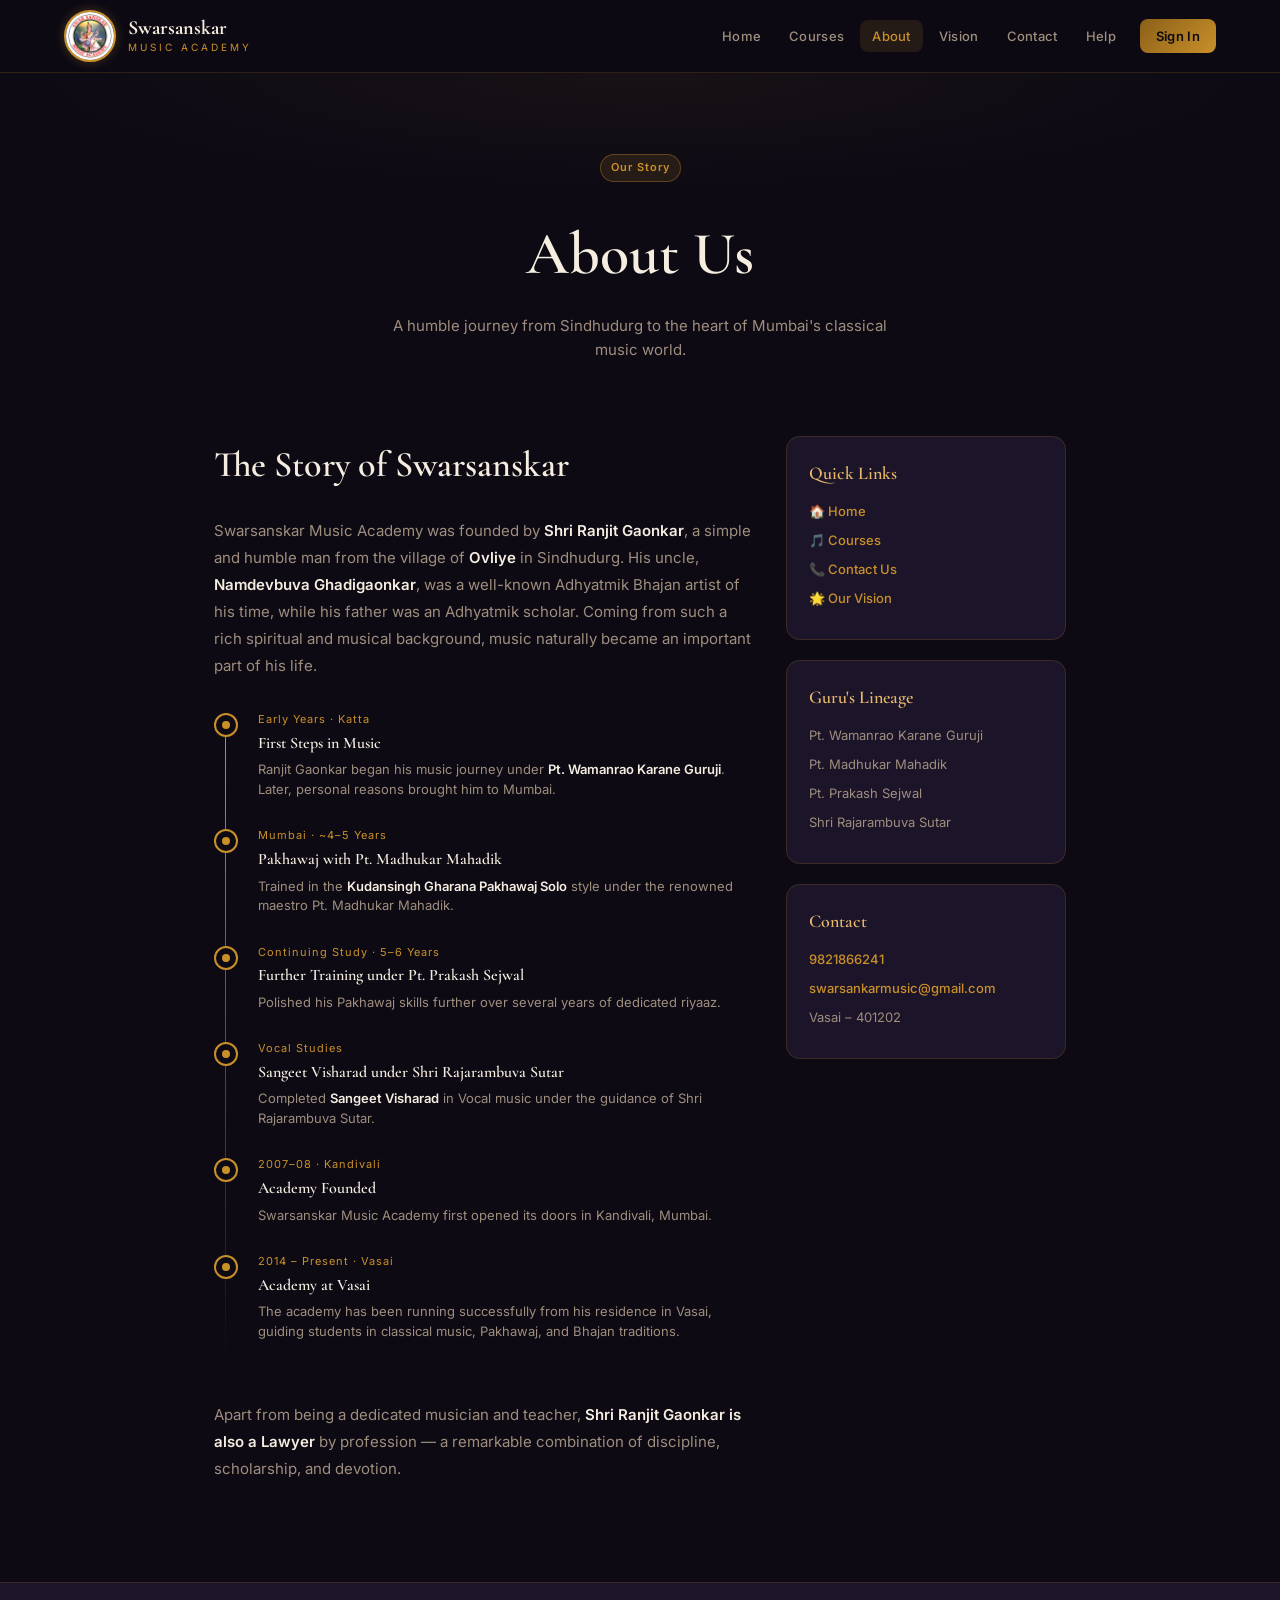
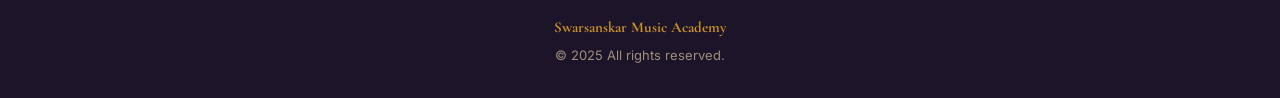
<file: about.html>
<!DOCTYPE html>
<html lang="en">
<head>
  <meta charset="UTF-8">
  <meta name="viewport" content="width=device-width, initial-scale=1.0">
  <title>About Us – Swarsanskar Music Academy</title>
  <link rel="stylesheet" href="theme.css">
  <style>
    .about-hero {
      padding: 80px 24px 50px;
      text-align: center;
      background: radial-gradient(ellipse 70% 50% at 50% 0%, rgba(201,144,42,0.06) 0%, transparent 70%);
    }

    .about-layout {
      max-width: 900px;
      margin: 0 auto;
      padding: 24px 24px 80px;
      display: grid;
      grid-template-columns: 1fr 280px;
      gap: 32px;
      align-items: start;
    }

    @media (max-width: 720px) {
      .about-layout { grid-template-columns: 1fr; }
      .about-sidebar { order: -1; }
    }

    .about-body p {
      font-size: 15px;
      color: var(--muted);
      line-height: 1.8;
      margin-bottom: 20px;
    }

    .about-body p strong {
      color: var(--sand);
      font-weight: 600;
    }

    .about-body h2 {
      font-family: var(--font-display);
      font-size: 36px;
      font-weight: 600;
      color: var(--sand);
      margin-bottom: 24px;
    }

    .timeline {
      display: flex;
      flex-direction: column;
      gap: 0;
      margin: 32px 0;
      position: relative;
    }

    .timeline::before {
      content: '';
      position: absolute;
      left: 11px; top: 6px; bottom: 6px;
      width: 1px;
      background: linear-gradient(to bottom, var(--gold), transparent);
    }

    .tl-item {
      display: flex;
      gap: 20px;
      padding-bottom: 28px;
      position: relative;
    }

    .tl-dot {
      width: 24px;
      height: 24px;
      border-radius: 50%;
      border: 2px solid var(--gold);
      background: var(--midnight);
      flex-shrink: 0;
      display: flex;
      align-items: center;
      justify-content: center;
      margin-top: 2px;
    }

    .tl-dot::after {
      content: '';
      width: 8px; height: 8px;
      border-radius: 50%;
      background: var(--gold);
    }

    .tl-content h4 {
      font-family: var(--font-display);
      font-size: 16px;
      font-weight: 600;
      color: var(--sand);
      margin-bottom: 4px;
    }

    .tl-content p {
      font-size: 13px;
      color: var(--muted);
      margin: 0 !important;
      line-height: 1.5;
    }

    .tl-year {
      font-size: 11px;
      color: var(--gold);
      letter-spacing: 1px;
      margin-bottom: 2px;
    }

    .about-sidebar {
      display: flex;
      flex-direction: column;
      gap: 20px;
    }

    .info-card {
      background: var(--surface);
      border: 1px solid var(--border);
      border-radius: var(--radius);
      padding: 22px;
    }

    .info-card h3 {
      font-family: var(--font-display);
      font-size: 18px;
      color: var(--gold-lt);
      margin-bottom: 14px;
      font-weight: 600;
    }

    .info-card a {
      color: var(--gold);
      text-decoration: none;
      font-weight: 500;
    }

    .info-card a:hover { text-decoration: underline; }

    .info-card p {
      font-size: 13px;
      color: var(--muted);
      margin-bottom: 8px;
    }

    .badge-gold {
      display: inline-block;
      background: rgba(201,144,42,0.12);
      border: 1px solid var(--border-s);
      color: var(--gold);
      font-size: 11px;
      font-weight: 600;
      letter-spacing: 1px;
      padding: 4px 10px;
      border-radius: 50px;
      margin-bottom: 12px;
    }
  </style>
</head>
<body>

  <header class="site-header">
    <div class="header-inner">
      <a href="index.html" class="logo-group">
        <img src="logo.jpeg" alt="Logo" class="site-logo">
        <div class="logo-text">
          <span class="logo-name">Swarsanskar</span>
          <span class="logo-sub">Music Academy</span>
        </div>
      </a>
      <button class="nav-hamburger" onclick="document.getElementById('siteNav').classList.toggle('open')" aria-label="Menu">
        <span></span><span></span><span></span>
      </button>
      <nav class="site-nav" id="siteNav">
        <a href="index.html">Home</a>
        <a href="cat.html">Courses</a>
        <a href="about.html" class="active">About</a>
        <a href="vision.html">Vision</a>
        <a href="cont.html">Contact</a>
        <a href="help.html">Help</a>
        <a href="Sign.html" class="nav-cta">Sign In</a>
      </nav>
    </div>
  </header>

  <div class="about-hero">
    <div class="badge-gold">Our Story</div>
    <h1 style="font-family:var(--font-display); font-size: clamp(36px,6vw,60px); font-weight:600; color:var(--sand); margin: 12px 0;">About Us</h1>
    <p style="color:var(--muted); font-size:15px; max-width:520px; margin:0 auto;">A humble journey from Sindhudurg to the heart of Mumbai's classical music world.</p>
  </div>

  <div class="about-layout">
    <div class="about-body">
      <h2>The Story of Swarsanskar</h2>
      <p>
        Swarsanskar Music Academy was founded by <strong>Shri Ranjit Gaonkar</strong>, a simple and humble man from the village of <strong>Ovliye</strong> in Sindhudurg. His uncle, <strong>Namdevbuva Ghadigaonkar</strong>, was a well-known Adhyatmik Bhajan artist of his time, while his father was an Adhyatmik scholar. Coming from such a rich spiritual and musical background, music naturally became an important part of his life.
      </p>

      <div class="timeline">
        <div class="tl-item">
          <div class="tl-dot"></div>
          <div class="tl-content">
            <div class="tl-year">Early Years · Katta</div>
            <h4>First Steps in Music</h4>
            <p>Ranjit Gaonkar began his music journey under <strong>Pt. Wamanrao Karane Guruji</strong>. Later, personal reasons brought him to Mumbai.</p>
          </div>
        </div>
        <div class="tl-item">
          <div class="tl-dot"></div>
          <div class="tl-content">
            <div class="tl-year">Mumbai · ~4–5 Years</div>
            <h4>Pakhawaj with Pt. Madhukar Mahadik</h4>
            <p>Trained in the <strong>Kudansingh Gharana Pakhawaj Solo</strong> style under the renowned maestro Pt. Madhukar Mahadik.</p>
          </div>
        </div>
        <div class="tl-item">
          <div class="tl-dot"></div>
          <div class="tl-content">
            <div class="tl-year">Continuing Study · 5–6 Years</div>
            <h4>Further Training under Pt. Prakash Sejwal</h4>
            <p>Polished his Pakhawaj skills further over several years of dedicated riyaaz.</p>
          </div>
        </div>
        <div class="tl-item">
          <div class="tl-dot"></div>
          <div class="tl-content">
            <div class="tl-year">Vocal Studies</div>
            <h4>Sangeet Visharad under Shri Rajarambuva Sutar</h4>
            <p>Completed <strong>Sangeet Visharad</strong> in Vocal music under the guidance of Shri Rajarambuva Sutar.</p>
          </div>
        </div>
        <div class="tl-item">
          <div class="tl-dot"></div>
          <div class="tl-content">
            <div class="tl-year">2007–08 · Kandivali</div>
            <h4>Academy Founded</h4>
            <p>Swarsanskar Music Academy first opened its doors in Kandivali, Mumbai.</p>
          </div>
        </div>
        <div class="tl-item">
          <div class="tl-dot"></div>
          <div class="tl-content">
            <div class="tl-year">2014 – Present · Vasai</div>
            <h4>Academy at Vasai</h4>
            <p>The academy has been running successfully from his residence in Vasai, guiding students in classical music, Pakhawaj, and Bhajan traditions.</p>
          </div>
        </div>
      </div>

      <p>
        Apart from being a dedicated musician and teacher, <strong>Shri Ranjit Gaonkar is also a Lawyer</strong> by profession — a remarkable combination of discipline, scholarship, and devotion.
      </p>
    </div>

    <div class="about-sidebar">
      <div class="info-card">
        <h3>Quick Links</h3>
        <p><a href="index.html">🏠 Home</a></p>
        <p><a href="cat.html">🎵 Courses</a></p>
        <p><a href="cont.html">📞 Contact Us</a></p>
        <p><a href="vision.html">🌟 Our Vision</a></p>
      </div>

      <div class="info-card">
        <h3>Guru's Lineage</h3>
        <p>Pt. Wamanrao Karane Guruji</p>
        <p>Pt. Madhukar Mahadik</p>
        <p>Pt. Prakash Sejwal</p>
        <p>Shri Rajarambuva Sutar</p>
      </div>

      <div class="info-card">
        <h3>Contact</h3>
        <p><a href="tel:+919821866241">9821866241</a></p>
        <p><a href="mailto:swarsankarmusic@gmail.com">swarsankarmusic@gmail.com</a></p>
        <p style="margin-top: 8px;">Vasai – 401202</p>
      </div>
    </div>
  </div>

  <footer class="site-footer">
    <strong>Swarsanskar Music Academy</strong><br>
    <span style="margin-top: 6px; display: block;">© 2025 All rights reserved.</span>
  </footer>

</body>
</html>
</file>
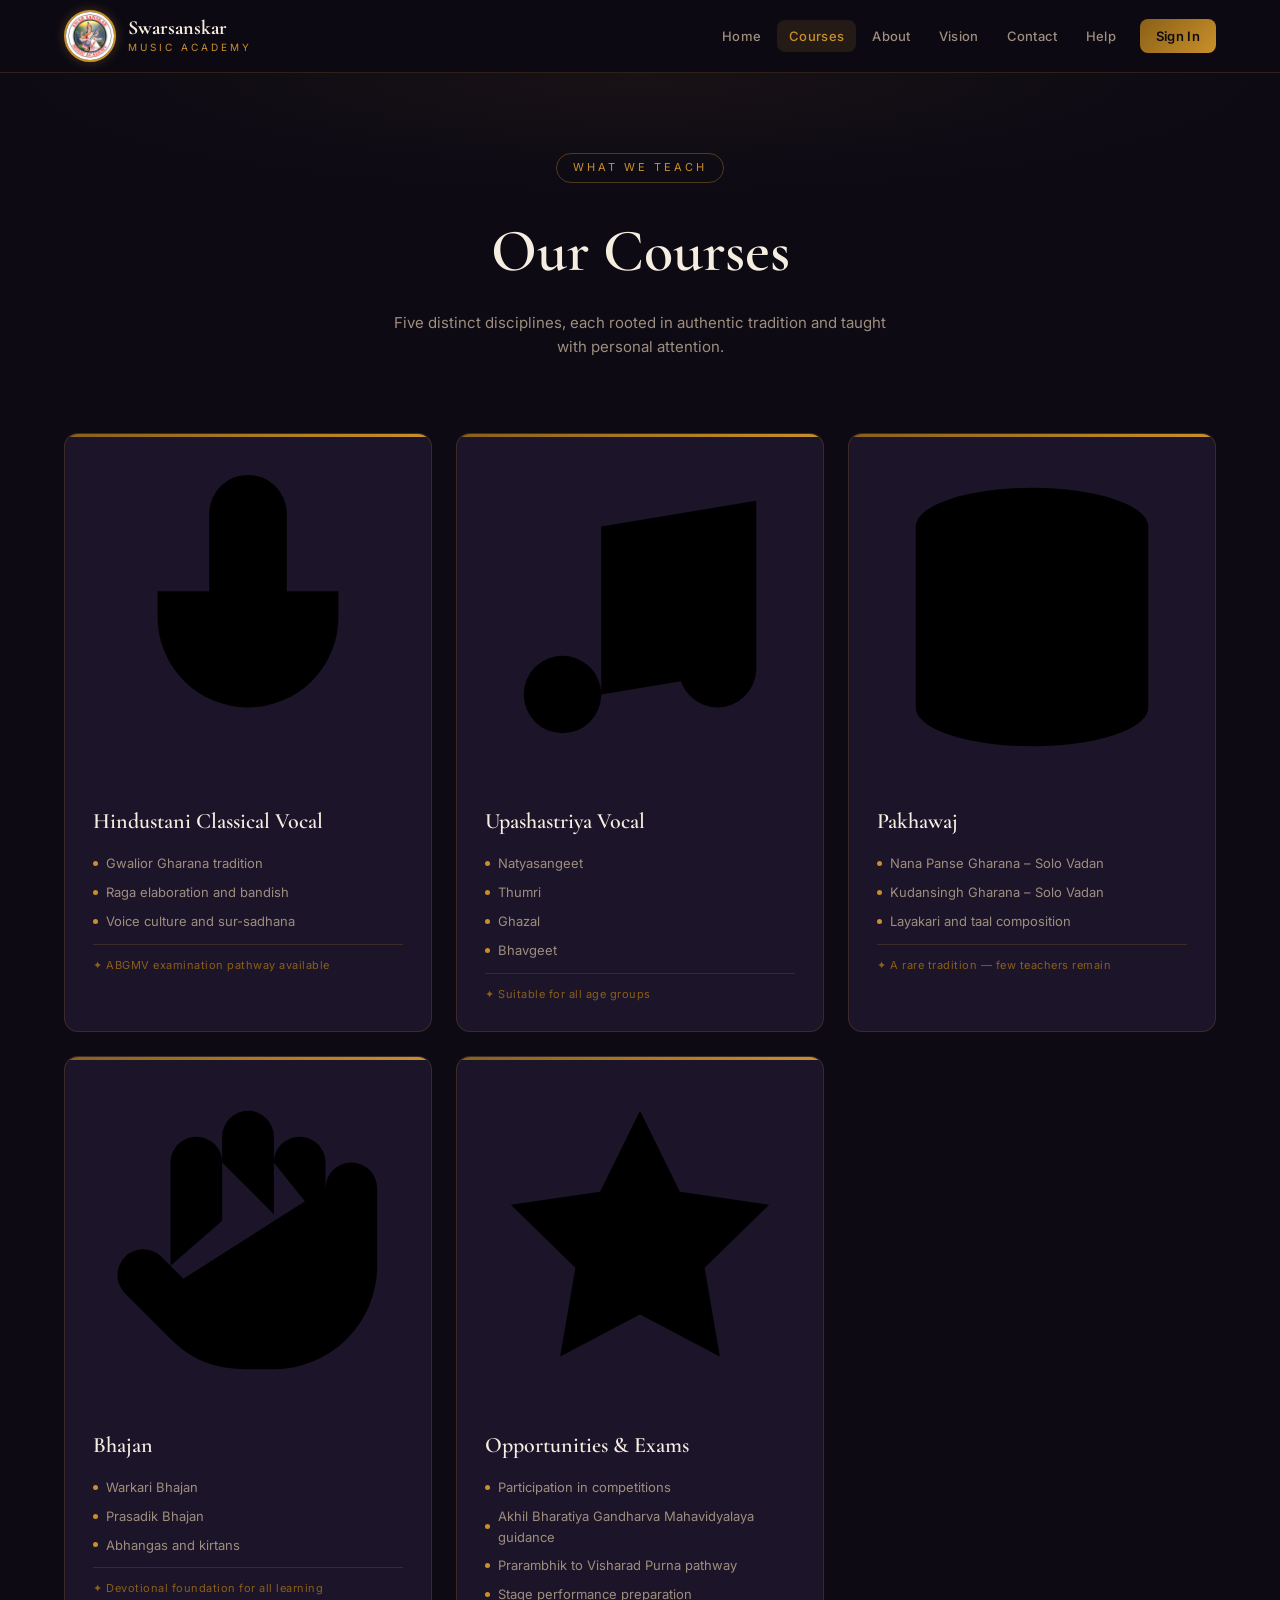
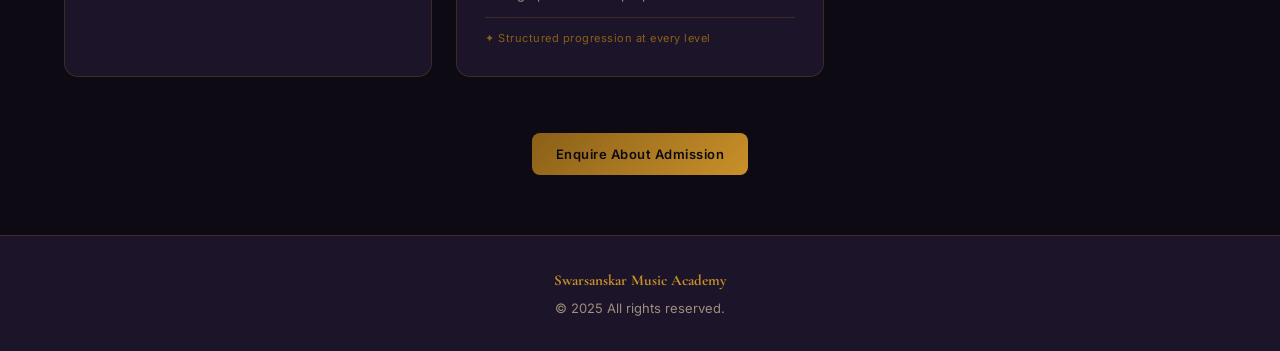
<file: cat.html>
<!DOCTYPE html>
<html lang="en">
<head>
  <meta charset="UTF-8">
  <meta name="viewport" content="width=device-width, initial-scale=1.0">
  <title>Courses – Swarsanskar Music Academy</title>
  <link rel="stylesheet" href="theme.css">
  <style>
    .courses-grid {
      display: grid;
      grid-template-columns: repeat(auto-fill, minmax(280px, 1fr));
      gap: 24px;
    }

    .course-card {
      background: var(--surface);
      border: 1px solid var(--border);
      border-radius: var(--radius);
      padding: 28px;
      transition: transform 0.25s, box-shadow 0.25s, border-color 0.25s;
      position: relative;
      overflow: hidden;
    }

    .course-card::before {
      content: '';
      position: absolute;
      top: 0; left: 0; right: 0;
      height: 3px;
      background: linear-gradient(90deg, var(--gold-dim), var(--gold));
    }

    .course-card:hover {
      transform: translateY(-5px);
      box-shadow: 0 20px 50px rgba(0,0,0,0.5);
      border-color: var(--border-s);
    }

    .course-icon {
      font-size: 36px;
      margin-bottom: 16px;
      display: block;
    }

    .course-card h2 {
      font-family: var(--font-display);
      font-size: 22px;
      font-weight: 600;
      color: var(--sand);
      margin-bottom: 14px;
    }

    .course-card ul {
      list-style: none;
      display: flex;
      flex-direction: column;
      gap: 8px;
    }

    .course-card ul li {
      font-size: 13px;
      color: var(--muted);
      display: flex;
      align-items: center;
      gap: 8px;
    }

    .course-card ul li::before {
      content: '';
      width: 5px; height: 5px;
      border-radius: 50%;
      background: var(--gold);
      flex-shrink: 0;
    }

    .course-note {
      margin-top: 12px;
      padding-top: 12px;
      border-top: 1px solid var(--border);
      font-size: 11px;
      color: var(--gold-dim);
      letter-spacing: 0.5px;
    }

    .hero-wrap {
      text-align: center;
      padding: 80px 24px 50px;
      background: radial-gradient(ellipse 70% 50% at 50% 0%, rgba(201,144,42,0.06) 0%, transparent 70%);
    }
  </style>
</head>
<body>

  <header class="site-header">
    <div class="header-inner">
      <a href="index.html" class="logo-group">
        <img src="logo.jpeg" alt="Logo" class="site-logo">
        <div class="logo-text">
          <span class="logo-name">Swarsanskar</span>
          <span class="logo-sub">Music Academy</span>
        </div>
      </a>
      <button class="nav-hamburger" onclick="document.getElementById('siteNav').classList.toggle('open')" aria-label="Menu">
        <span></span><span></span><span></span>
      </button>
      <nav class="site-nav" id="siteNav">
        <a href="index.html">Home</a>
        <a href="cat.html" class="active">Courses</a>
        <a href="about.html">About</a>
        <a href="vision.html">Vision</a>
        <a href="cont.html">Contact</a>
        <a href="help.html">Help</a>
        <a href="Sign.html" class="nav-cta">Sign In</a>
      </nav>
    </div>
  </header>

  <div class="hero-wrap">
    <div class="hero-badge" style="display:inline-block; font-size:11px; letter-spacing:3px; text-transform:uppercase; color:var(--gold); border:1px solid var(--border-s); border-radius:50px; padding:5px 16px; margin-bottom:20px;">What We Teach</div>
    <h1 style="font-family:var(--font-display); font-size: clamp(36px,6vw,60px); font-weight:600; color:var(--sand); margin-bottom:12px;">Our Courses</h1>
    <p style="color:var(--muted); font-size:15px; max-width:520px; margin:0 auto;">Five distinct disciplines, each rooted in authentic tradition and taught with personal attention.</p>
  </div>

  <section class="section-wrap" style="padding-top: 24px;">
    <div class="courses-grid">

  <div class="course-card">
    <span class="course-icon">
      <svg class="icon-svg" viewBox="0 0 24 24"><path d="M12 1a3 3 0 0 0-3 3v8a3 3 0 0 0 6 0V4a3 3 0 0 0-3-3z"/><path d="M19 10v2a7 7 0 0 1-14 0v-2"/><line x1="12" y1="19" x2="12" y2="23"/><line x1="8" y1="23" x2="16" y2="23"/></svg>
    </span>
    <h2>Hindustani Classical Vocal</h2>
    <ul>
      <li>Gwalior Gharana tradition</li>
      <li>Raga elaboration and bandish</li>
      <li>Voice culture and sur-sadhana</li>
    </ul>
    <div class="course-note">✦ ABGMV examination pathway available</div>
  </div>

  <div class="course-card">
    <span class="course-icon">
      <svg class="icon-svg" viewBox="0 0 24 24"><path d="M9 18V5l12-2v13"/><circle cx="6" cy="18" r="3"/><circle cx="18" cy="16" r="3"/></svg>
    </span>
    <h2>Upashastriya Vocal</h2>
    <ul>
      <li>Natyasangeet</li>
      <li>Thumri</li>
      <li>Ghazal</li>
      <li>Bhavgeet</li>
    </ul>
    <div class="course-note">✦ Suitable for all age groups</div>
  </div>

  <div class="course-card">
    <span class="course-icon">
      <svg class="icon-svg" viewBox="0 0 24 24"><ellipse cx="12" cy="5" rx="9" ry="3"/><path d="M21 12c0 1.66-4 3-9 3s-9-1.34-9-3"/><path d="M3 5v14c0 1.66 4 3 9 3s9-1.34 9-3V5"/></svg>
    </span>
    <h2>Pakhawaj</h2>
    <ul>
      <li>Nana Panse Gharana – Solo Vadan</li>
      <li>Kudansingh Gharana – Solo Vadan</li>
      <li>Layakari and taal composition</li>
    </ul>
    <div class="course-note">✦ A rare tradition — few teachers remain</div>
  </div>

  <div class="course-card">
    <span class="course-icon">
      <svg class="icon-svg" viewBox="0 0 24 24"><path d="M18 11V6a2 2 0 0 0-2-2 2 2 0 0 0-2 2v0"/><path d="M14 10V4a2 2 0 0 0-2-2 2 2 0 0 0-2 2v2"/><path d="M10 10.5V6a2 2 0 0 0-2-2 2 2 0 0 0-2 2v8"/><path d="M18 8a2 2 0 1 1 4 0v6a8 8 0 0 1-8 8h-2c-2.8 0-4.5-.86-5.99-2.34l-3.6-3.6a2 2 0 0 1 2.83-2.82L7 15"/></svg>
    </span>
    <h2>Bhajan</h2>
    <ul>
      <li>Warkari Bhajan</li>
      <li>Prasadik Bhajan</li>
      <li>Abhangas and kirtans</li>
    </ul>
    <div class="course-note">✦ Devotional foundation for all learning</div>
  </div>

  <div class="course-card">
    <span class="course-icon">
      <svg class="icon-svg" viewBox="0 0 24 24"><polygon points="12 2 15.09 8.26 22 9.27 17 14.14 18.18 21.02 12 17.77 5.82 21.02 7 14.14 2 9.27 8.91 8.26 12 2"/></svg>
    </span>
    <h2>Opportunities & Exams</h2>
    <ul>
      <li>Participation in competitions</li>
      <li>Akhil Bharatiya Gandharva Mahavidyalaya guidance</li>
      <li>Prarambhik to Visharad Purna pathway</li>
      <li>Stage performance preparation</li>
    </ul>
    <div class="course-note">✦ Structured progression at every level</div>
  </div>

</div>

    <div style="margin-top: 56px; text-align: center;">
      <a href="cont.html" class="btn btn-gold">Enquire About Admission</a>
    </div>
  </section>

  <footer class="site-footer">
    <strong>Swarsanskar Music Academy</strong><br>
    <span style="margin-top: 6px; display: block;">© 2025 All rights reserved.</span>
  </footer>

</body>
</html>
</file>
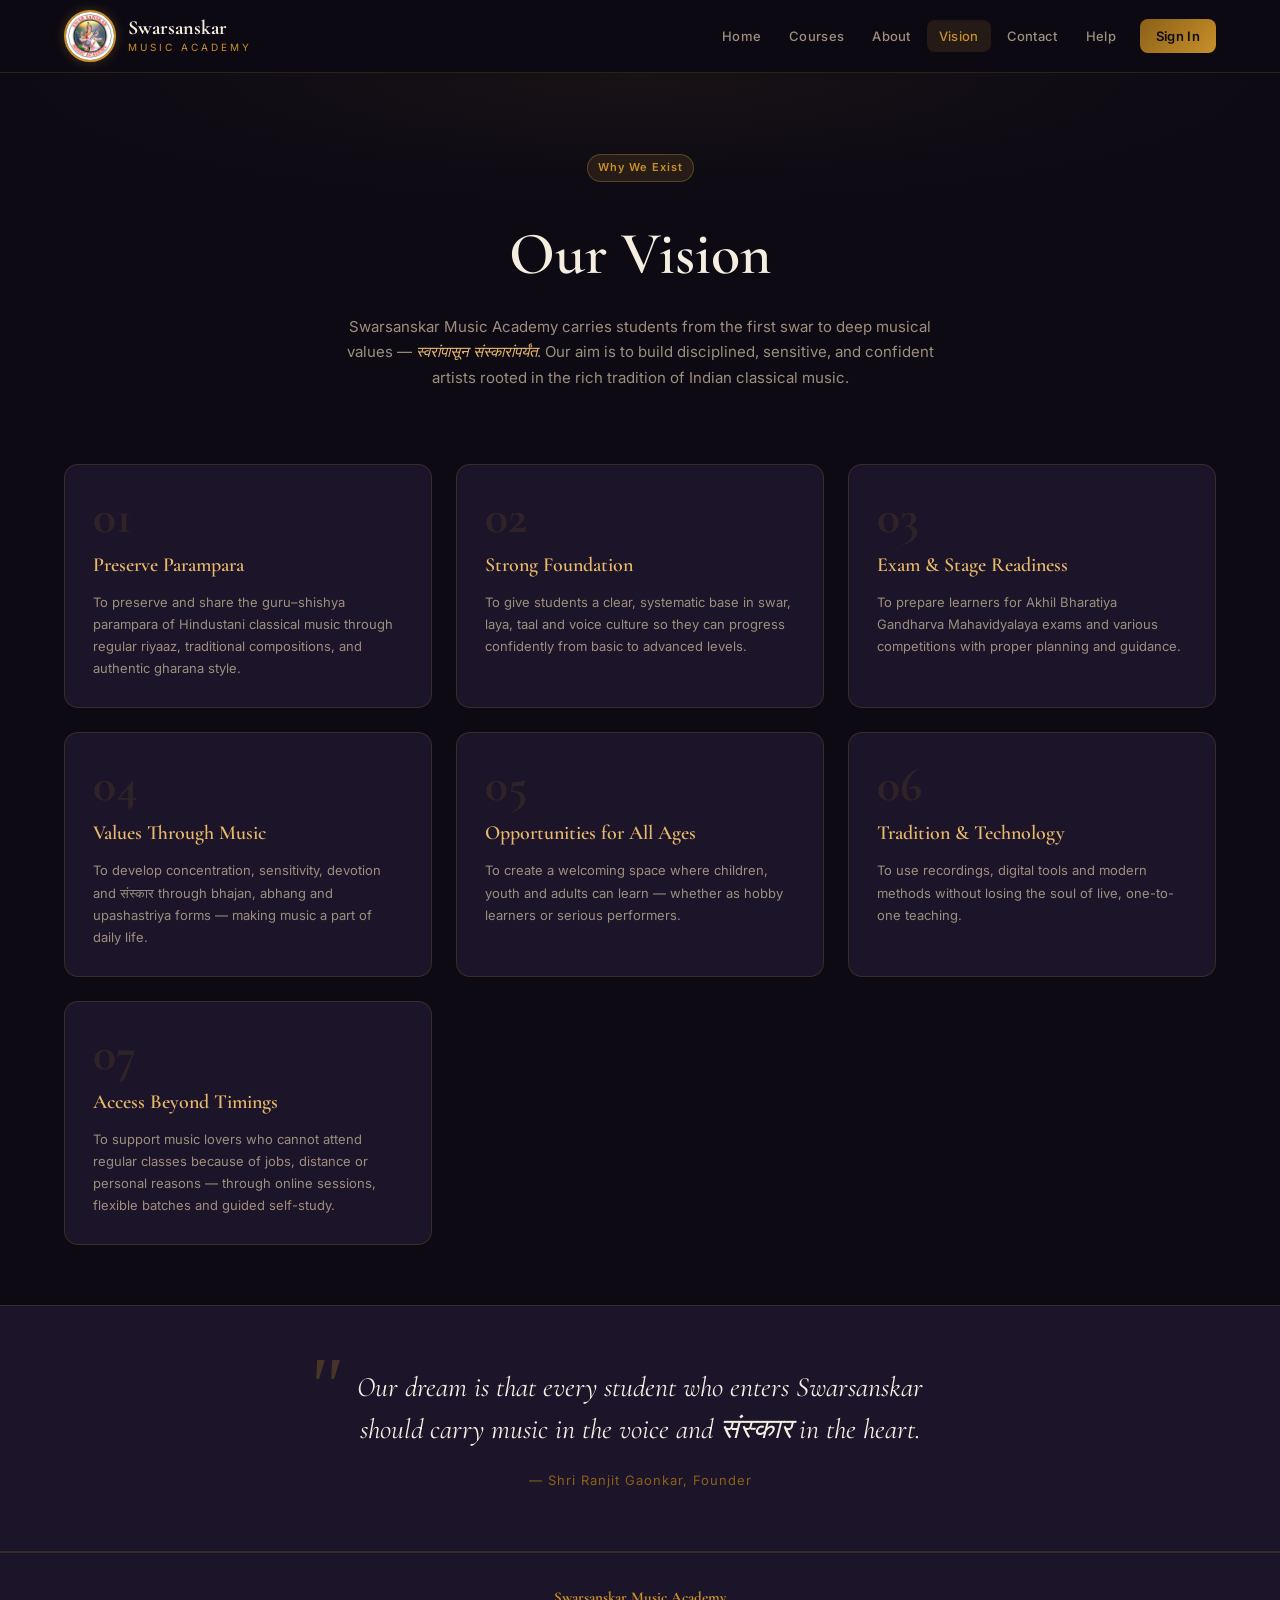
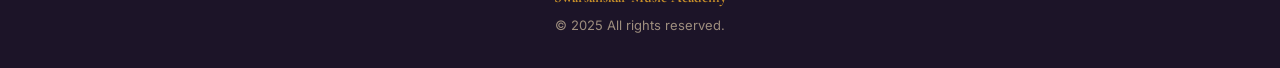
<file: vision.html>
<!DOCTYPE html>
<html lang="en">
<head>
  <meta charset="UTF-8">
  <meta name="viewport" content="width=device-width, initial-scale=1.0">
  <title>Our Vision – Swarsanskar Music Academy</title>
  <link rel="stylesheet" href="theme.css">
  <style>
    .vision-hero {
      padding: 80px 24px 50px;
      text-align: center;
      background: radial-gradient(ellipse 70% 50% at 50% 0%, rgba(201,144,42,0.06) 0%, transparent 70%);
    }

    .vision-grid {
      display: grid;
      grid-template-columns: repeat(auto-fill, minmax(280px, 1fr));
      gap: 24px;
    }

    .vision-card {
      background: var(--surface);
      border: 1px solid var(--border);
      border-radius: var(--radius);
      padding: 28px;
      transition: transform 0.25s, border-color 0.25s;
      position: relative;
    }

    .vision-card:hover {
      transform: translateY(-4px);
      border-color: var(--border-s);
    }

    .vision-num {
      font-family: var(--font-display);
      font-size: 48px;
      font-weight: 700;
      color: rgba(201,144,42,0.12);
      line-height: 1;
      margin-bottom: 8px;
    }

    .vision-card h3 {
      font-family: var(--font-display);
      font-size: 20px;
      font-weight: 600;
      color: var(--gold-lt);
      margin-bottom: 10px;
    }

    .vision-card p {
      font-size: 13px;
      color: var(--muted);
      line-height: 1.7;
    }

    .quote-block {
      max-width: 700px;
      margin: 0 auto;
      text-align: center;
      padding: 60px 24px;
    }

    .quote-block blockquote {
      font-family: var(--font-display);
      font-size: clamp(20px, 3vw, 28px);
      font-style: italic;
      color: var(--sand);
      line-height: 1.5;
      position: relative;
      padding: 0 24px;
    }

    .quote-block blockquote::before {
      content: '"';
      font-size: 80px;
      color: var(--gold);
      opacity: 0.25;
      position: absolute;
      top: -20px;
      left: -8px;
      font-family: Georgia, serif;
      line-height: 1;
    }

    .quote-block cite {
      display: block;
      margin-top: 20px;
      font-size: 13px;
      color: var(--gold-dim);
      letter-spacing: 1px;
      font-style: normal;
    }

    .badge-gold {
      display: inline-block;
      background: rgba(201,144,42,0.12);
      border: 1px solid var(--border-s);
      color: var(--gold);
      font-size: 11px;
      font-weight: 600;
      letter-spacing: 1px;
      padding: 4px 10px;
      border-radius: 50px;
      margin-bottom: 12px;
    }
  </style>
</head>
<body>

  <header class="site-header">
    <div class="header-inner">
      <a href="index.html" class="logo-group">
        <img src="logo.jpeg" alt="Logo" class="site-logo">
        <div class="logo-text">
          <span class="logo-name">Swarsanskar</span>
          <span class="logo-sub">Music Academy</span>
        </div>
      </a>
      <button class="nav-hamburger" onclick="document.getElementById('siteNav').classList.toggle('open')" aria-label="Menu">
        <span></span><span></span><span></span>
      </button>
      <nav class="site-nav" id="siteNav">
        <a href="index.html">Home</a>
        <a href="cat.html">Courses</a>
        <a href="about.html">About</a>
        <a href="vision.html" class="active">Vision</a>
        <a href="cont.html">Contact</a>
        <a href="help.html">Help</a>
        <a href="Sign.html" class="nav-cta">Sign In</a>
      </nav>
    </div>
  </header>

  <div class="vision-hero">
    <div class="badge-gold">Why We Exist</div>
    <h1 style="font-family:var(--font-display); font-size: clamp(36px,6vw,60px); font-weight:600; color:var(--sand); margin: 12px 0;">Our Vision</h1>
    <p style="color:var(--muted); font-size:15px; max-width:600px; margin:0 auto; line-height:1.7;">
      Swarsanskar Music Academy carries students from the first swar to deep musical values —
      <em style="color:var(--gold-lt);">स्वरांपासून संस्कारांपर्यंत</em>. Our aim is to build disciplined, sensitive, and confident artists rooted in the rich tradition of Indian classical music.
    </p>
  </div>

  <section class="section-wrap" style="padding-top: 24px;">
    <div class="vision-grid">

      <div class="vision-card">
        <div class="vision-num">01</div>
        <h3>Preserve Parampara</h3>
        <p>To preserve and share the guru–shishya parampara of Hindustani classical music through regular riyaaz, traditional compositions, and authentic gharana style.</p>
      </div>

      <div class="vision-card">
        <div class="vision-num">02</div>
        <h3>Strong Foundation</h3>
        <p>To give students a clear, systematic base in swar, laya, taal and voice culture so they can progress confidently from basic to advanced levels.</p>
      </div>

      <div class="vision-card">
        <div class="vision-num">03</div>
        <h3>Exam & Stage Readiness</h3>
        <p>To prepare learners for Akhil Bharatiya Gandharva Mahavidyalaya exams and various competitions with proper planning and guidance.</p>
      </div>

      <div class="vision-card">
        <div class="vision-num">04</div>
        <h3>Values Through Music</h3>
        <p>To develop concentration, sensitivity, devotion and संस्कार through bhajan, abhang and upashastriya forms — making music a part of daily life.</p>
      </div>

      <div class="vision-card">
        <div class="vision-num">05</div>
        <h3>Opportunities for All Ages</h3>
        <p>To create a welcoming space where children, youth and adults can learn — whether as hobby learners or serious performers.</p>
      </div>

      <div class="vision-card">
        <div class="vision-num">06</div>
        <h3>Tradition & Technology</h3>
        <p>To use recordings, digital tools and modern methods without losing the soul of live, one-to-one teaching.</p>
      </div>

      <div class="vision-card">
        <div class="vision-num">07</div>
        <h3>Access Beyond Timings</h3>
        <p>To support music lovers who cannot attend regular classes because of jobs, distance or personal reasons — through online sessions, flexible batches and guided self-study.</p>
      </div>

    </div>
  </section>

  <div style="background: var(--surface); border-top: 1px solid var(--border); border-bottom: 1px solid var(--border);">
    <div class="quote-block">
      <blockquote>
        Our dream is that every student who enters Swarsanskar should carry music in the voice and संस्कार in the heart.
      </blockquote>
      <cite>— Shri Ranjit Gaonkar, Founder</cite>
    </div>
  </div>

  <footer class="site-footer">
    <strong>Swarsanskar Music Academy</strong><br>
    <span style="margin-top: 6px; display: block;">© 2025 All rights reserved.</span>
  </footer>

</body>
</html>
</file>
<file: theme.css>
/* ═══════════════════════════════════════════════
   SWARSANSKAR — SHARED THEME
   Palette: midnight indigo + saffron gold + sandstone
   ═══════════════════════════════════════════════ */

@import url('https://fonts.googleapis.com/css2?family=Cormorant+Garamond:ital,wght@0,400;0,600;0,700;1,400;1,600&family=Inter:wght@300;400;500;600&display=swap');

:root {
  --midnight:  #0d0a14;
  --surface:   #1c1428;
  --surface2:  #251d35;
  --gold:      #c9902a;
  --gold-lt:   #e8b96a;
  --gold-dim:  #8a6018;
  --sand:      #f5ede0;
  --sand-dim:  #d4c4ae;
  --maroon:    #7c3e52;
  --maroon-lt: #a8566d;
  --text:      #f0e6d6;
  --muted:     #9e8e7e;
  --border:    rgba(201,144,42,0.18);
  --border-s:  rgba(201,144,42,0.35);

  --font-display: 'Cormorant Garamond', Georgia, serif;
  --font-body:    'Inter', system-ui, sans-serif;

  --radius:  14px;
  --radius-s: 8px;
  --shadow:  0 8px 32px rgba(0,0,0,0.45);
}

*, *::before, *::after { box-sizing: border-box; margin: 0; padding: 0; }

html { scroll-behavior: smooth; }

body {
  font-family: var(--font-body);
  background: var(--midnight);
  color: var(--text);
  min-height: 100vh;
  line-height: 1.6;
}

/* ── HEADER ─────────────────────────────── */
.site-header {
  position: sticky;
  top: 0;
  z-index: 1000;
  background: rgba(13,10,20,0.88);
  backdrop-filter: blur(14px);
  border-bottom: 1px solid var(--border);
}

.header-inner {
  max-width: 1200px;
  margin: 0 auto;
  padding: 0 24px;
  display: flex;
  align-items: center;
  justify-content: space-between;
  height: 72px;
}

.logo-group {
  display: flex;
  align-items: center;
  gap: 12px;
  text-decoration: none;
}

.site-logo {
  width: 52px;
  height: 52px;
  border-radius: 50%;
  object-fit: cover;
  border: 2px solid var(--gold);
  box-shadow: 0 0 12px rgba(201,144,42,0.3);
}

.logo-text {
  display: flex;
  flex-direction: column;
}

.logo-name {
  font-family: var(--font-display);
  font-size: 20px;
  font-weight: 700;
  color: var(--sand);
  line-height: 1.1;
}

.logo-sub {
  font-size: 10px;
  letter-spacing: 3px;
  color: var(--gold);
  text-transform: uppercase;
}

/* ── NAV ──────────────────────────────── */
.site-nav {
  display: flex;
  align-items: center;
  gap: 4px;
}

.site-nav a {
  font-size: 13px;
  font-weight: 500;
  color: var(--muted);
  text-decoration: none;
  padding: 6px 12px;
  border-radius: var(--radius-s);
  transition: color 0.2s, background 0.2s;
  letter-spacing: 0.3px;
}

.site-nav a:hover {
  color: var(--gold-lt);
  background: rgba(201,144,42,0.1);
}

.site-nav a.active,
.site-nav a[aria-current="page"] {
  color: var(--gold);
  background: rgba(201,144,42,0.12);
}

.nav-cta {
  margin-left: 8px;
  background: linear-gradient(135deg, var(--gold-dim), var(--gold)) !important;
  color: var(--midnight) !important;
  font-weight: 600 !important;
  padding: 7px 16px !important;
}

.nav-cta:hover {
  opacity: 0.9;
  background: linear-gradient(135deg, var(--gold), var(--gold-lt)) !important;
}

/* ── SWAR DIVIDER (signature element) ──── */
.swar-divider {
  display: flex;
  align-items: center;
  gap: 16px;
  padding: 12px 0;
  opacity: 0.6;
}

.swar-divider::before,
.swar-divider::after {
  content: '';
  flex: 1;
  height: 1px;
  background: linear-gradient(90deg, transparent, var(--gold), transparent);
}

.swar-divider span {
  font-family: var(--font-display);
  font-size: 18px;
  color: var(--gold);
  font-style: italic;
}

/* ── PAGE HERO ───────────────────────── */
.page-hero {
  padding: 80px 24px 60px;
  text-align: center;
}

.page-hero h1 {
  font-family: var(--font-display);
  font-size: clamp(36px, 6vw, 64px);
  font-weight: 600;
  color: var(--sand);
  line-height: 1.1;
  margin-bottom: 16px;
}

.page-hero p {
  font-size: 16px;
  color: var(--muted);
  max-width: 600px;
  margin: 0 auto;
}

/* ── CARDS ───────────────────────────── */
.card {
  background: var(--surface);
  border: 1px solid var(--border);
  border-radius: var(--radius);
  padding: 28px;
  box-shadow: var(--shadow);
}

/* ── BUTTONS ─────────────────────────── */
.btn {
  display: inline-flex;
  align-items: center;
  gap: 8px;
  padding: 11px 24px;
  border-radius: var(--radius-s);
  border: none;
  font-family: var(--font-body);
  font-size: 13px;
  font-weight: 600;
  letter-spacing: 0.5px;
  cursor: pointer;
  transition: all 0.2s;
  text-decoration: none;
}

.btn-gold {
  background: linear-gradient(135deg, var(--gold-dim), var(--gold));
  color: var(--midnight);
}

.btn-gold:hover {
  opacity: 0.88;
  transform: translateY(-1px);
}

.btn-outline {
  background: transparent;
  color: var(--gold);
  border: 1px solid var(--border-s);
}

.btn-outline:hover {
  background: rgba(201,144,42,0.1);
}

/* ── FOOTER ─────────────────────────── */
.site-footer {
  border-top: 1px solid var(--border);
  padding: 32px 24px;
  text-align: center;
  color: var(--muted);
  font-size: 13px;
  background: var(--surface);
}

.site-footer strong {
  color: var(--gold);
  font-family: var(--font-display);
  font-size: 15px;
}

/* ── SECTION WRAPPER ─────────────────── */
.section-wrap {
  max-width: 1200px;
  margin: 0 auto;
  padding: 60px 24px;
}

.section-title {
  font-family: var(--font-display);
  font-size: clamp(28px, 4vw, 42px);
  font-weight: 600;
  color: var(--sand);
  margin-bottom: 8px;
}

.section-sub {
  color: var(--muted);
  font-size: 14px;
  margin-bottom: 40px;
}

/* ── FORM FIELDS ─────────────────────── */
.field {
  margin-bottom: 16px;
}

.field label {
  display: block;
  font-size: 10px;
  letter-spacing: 1.5px;
  text-transform: uppercase;
  color: var(--muted);
  margin-bottom: 6px;
}

.field input,
.field select,
.field textarea {
  width: 100%;
  padding: 11px 14px;
  background: var(--midnight);
  border: 1px solid var(--border);
  border-radius: var(--radius-s);
  color: var(--text);
  font-family: var(--font-body);
  font-size: 14px;
  transition: border-color 0.2s, box-shadow 0.2s;
}

.field input:focus,
.field select:focus,
.field textarea:focus {
  outline: none;
  border-color: var(--gold);
  box-shadow: 0 0 0 3px rgba(201,144,42,0.12);
}

.field input::placeholder,
.field textarea::placeholder {
  color: var(--muted);
  opacity: 0.6;
}

.field select option {
  background: var(--surface);
}

/* ── TOAST ───────────────────────────── */
.toast {
  position: fixed;
  bottom: 28px;
  left: 50%;
  transform: translateX(-50%) translateY(60px);
  background: var(--surface2);
  border: 1px solid var(--border);
  color: var(--text);
  padding: 12px 24px;
  border-radius: 50px;
  font-size: 13px;
  opacity: 0;
  transition: all 0.3s ease;
  z-index: 9999;
  white-space: nowrap;
  box-shadow: var(--shadow);
}

.toast.show {
  opacity: 1;
  transform: translateX(-50%) translateY(0);
}

.toast.success { border-color: #4ade80; color: #4ade80; }
.toast.error   { border-color: #f87171; color: #f87171; }

/* ── MOBILE NAV ──────────────────────── */
.nav-hamburger {
  display: none;
  flex-direction: column;
  gap: 5px;
  background: none;
  border: none;
  cursor: pointer;
  padding: 4px;
}

.nav-hamburger span {
  display: block;
  width: 22px;
  height: 2px;
  background: var(--gold);
  border-radius: 2px;
  transition: all 0.3s;
}

@media (max-width: 768px) {
  .nav-hamburger { display: flex; }
  
  .site-nav {
    display: none;
    position: absolute;
    top: 72px;
    left: 0;
    right: 0;
    background: rgba(13,10,20,0.97);
    border-bottom: 1px solid var(--border);
    flex-direction: column;
    padding: 12px 16px;
    gap: 4px;
  }

  .site-nav.open { display: flex; }
  
  .site-nav a { width: 100%; }
}
</file>
